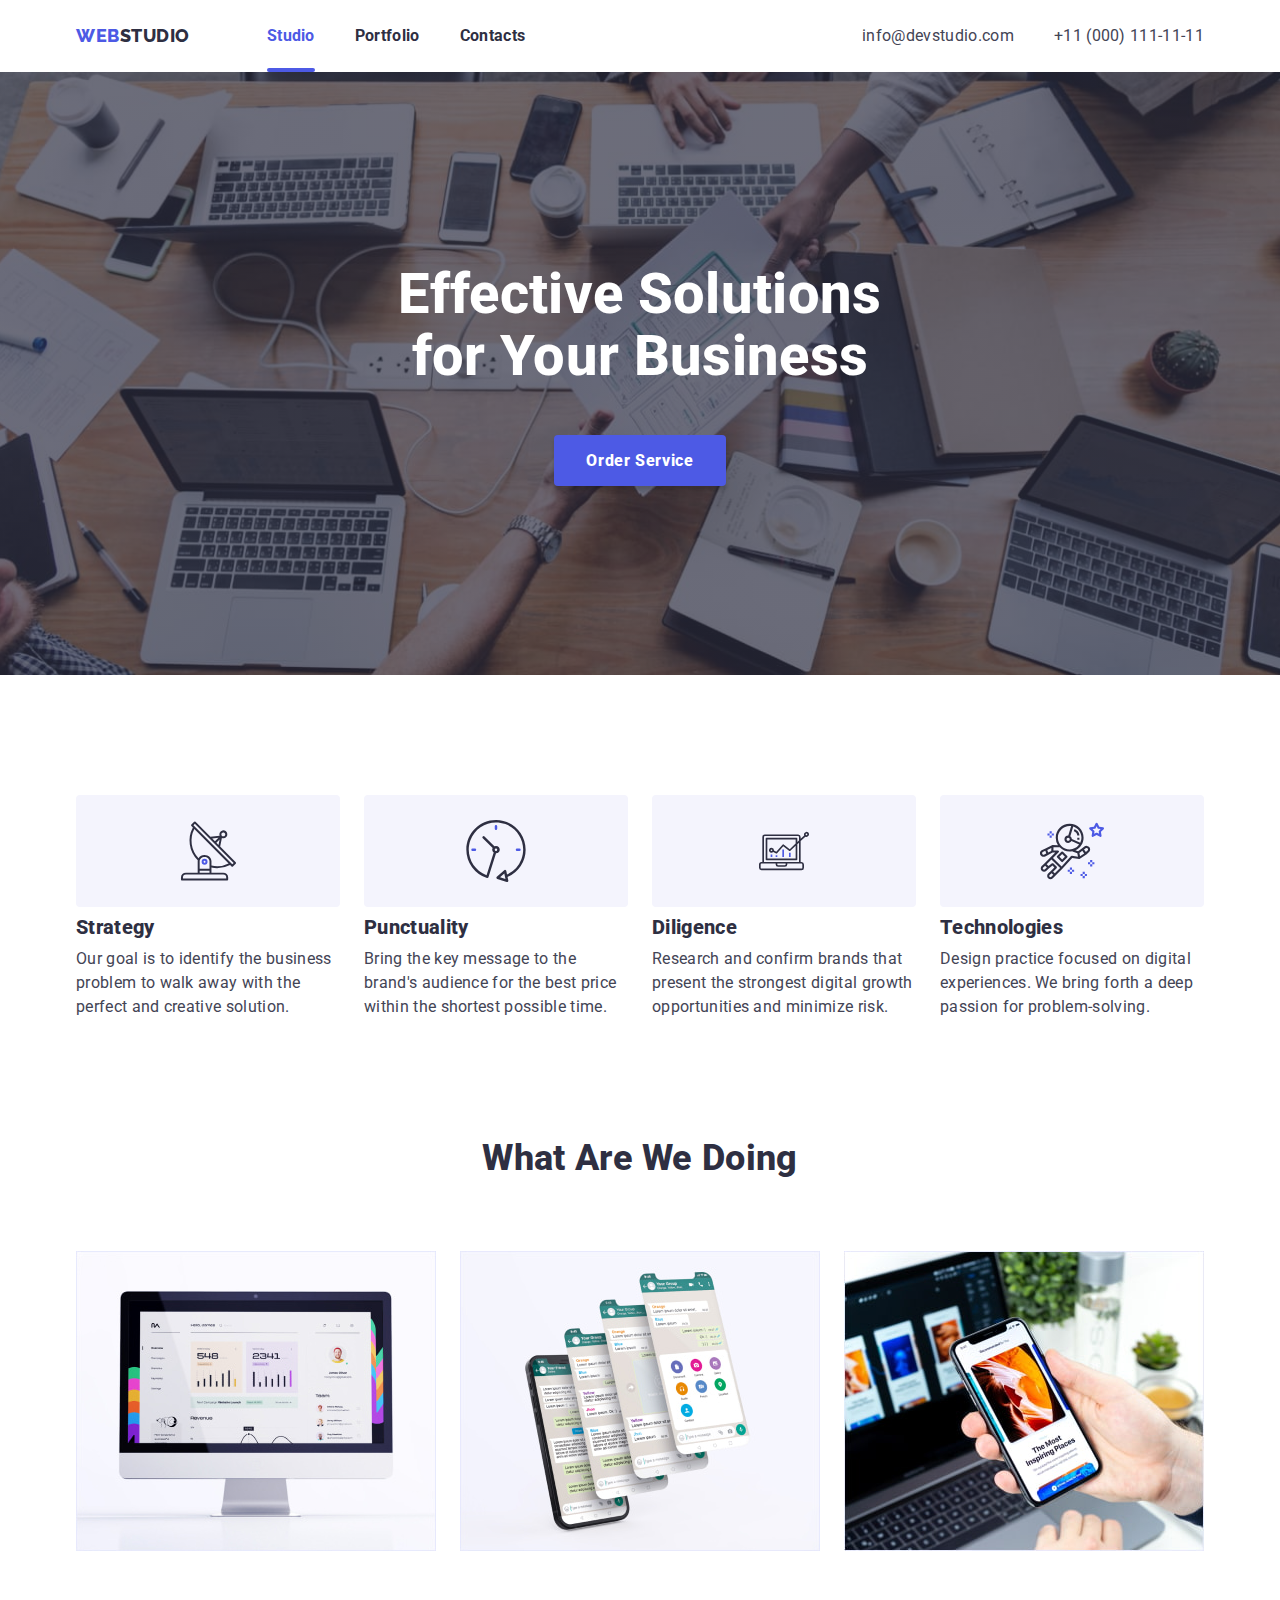
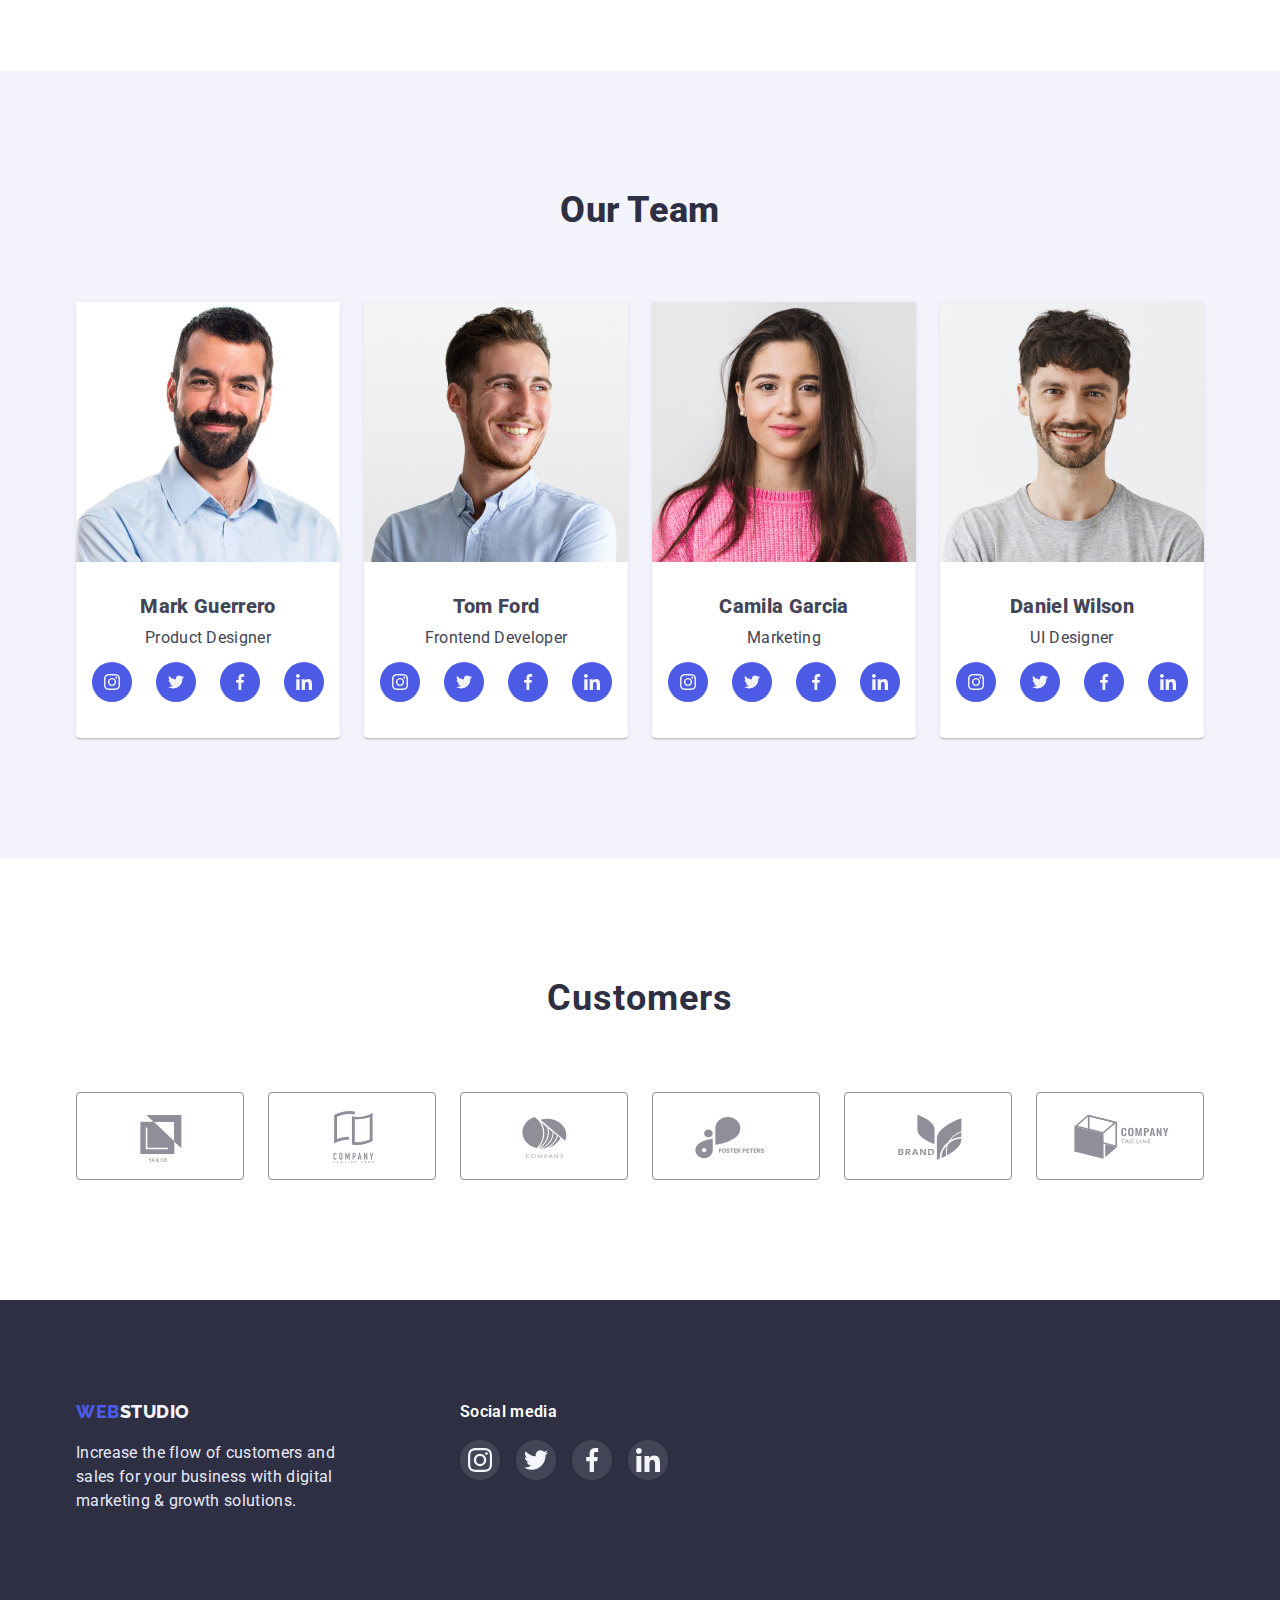
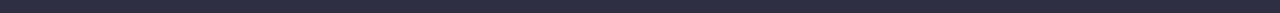
<file: index.html>
<!DOCTYPE html>
<html lang="en">
  <head>
    <meta charset="UTF-8" />
    <meta http-equiv="X-UA-Compatible" content="IE=edge" />
    <meta name="viewport" content="width=device-width, initial-scale=1.0" />
    <title>WebStudio</title>
    <link rel="preconnect" href="https://fonts.googleapis.com">
    <link rel="preconnect" href="https://fonts.gstatic.com" crossorigin>
    <link href="https://fonts.googleapis.com/css2?family=Raleway:wght@700;800&family=Roboto:wght@400;500;700;900&display=swap" rel="stylesheet">
    <link rel="stylesheet" href="https://cdnjs.cloudflare.com/ajax/libs/modern-normalize/1.1.0/modern-normalize.min.css"/>
    <link rel="stylesheet" href="https://cdnjs.cloudflare.com/ajax/libs/modern-normalize/1.1.0/modern-normalize.min.css" integrity="sha512-wpPYUAdjBVSE4KJnH1VR1HeZfpl1ub8YT/NKx4PuQ5NmX2tKuGu6U/JRp5y+Y8XG2tV+wKQpNHVUX03MfMFn9Q==" crossorigin="anonymous" referrerpolicy="no-referrer" />
    <link rel="stylesheet" href="./css/styles.css" />
  </head>
  <body>
    <header class="header">
      <div class="container container-header">
        <a href="./index.html" class="logo-web link">web<span class="logo-studio">studio</span></a>
      <nav>
        <ul class="site-nav list">
          <li class="site-nav-item">
            <a href="./index.html" class="link current-page">Studio</a>
          </li>
          <li class="site-nav-item">
            <a href="./portfolio.html" class="link">Portfolio</a>
          </li>
          <li class="site-nav-item">
            <a href="" class="link">Contacts</a>
          </li>
        </ul>
      </nav>
      <ul class="site-address list">
        <li  class="site-adress-item">
          <a href="mailto:info@devstudio.com" class="link">info@devstudio.com</a>
        </li>
        <li class="site-adress-item">
          <a href="tel:+110001111111" class="link">+11 (000) 111-11-11</a>
        </li>
      </ul>
      </div>
    </header>
    <main>
      <!-- ---------------------------------------------HERO-------------------------------------------------- -->
      <section class="hero">
        <div class="container hero-container">
            <h1 class="hero-title">Effective Solutions for Your Business</h1>
            <button data-modal-open type="button" class="hero-button">Order Service</button>

            <div data-modal class="backdrop is-hidden">
              <div class="modal">
                <button data-modal-close class="modal-cross">
                  <svg class="modal-icon-cross" width="8px" height="8px">
                    <use href="./images/symbol-defs.svg#icon-cross"></use>
                  </svg>
                </button>
              </div>
            </div>
        </div>
        
      </section>
      <!------------------------------------------ QUALITY -------------------------------------->
      <section class="section quality">
        <div class="container container-quality">
          <h2 class="quality-title hidden">our qualities</h2>
        <ul class="quality-list list">
            <li class="quality-item">
              <div class="container-quality-item">
                <div class="quality-icon">
                  <svg class="quality-svg" width="59px" height="64px">
                    <use href="./images/symbol-defs.svg#icon-strategy"></use>
                  </svg>
                </div>
                <h3 class="quality-name">Strategy</h3>
                <p class="quality-description">
                Our goal is to identify the business problem to walk away with the perfect and
                creative solution.
              </p>
              </div>
            </li>

            <li class="quality-item">
              <div class="container-quality-item">
                <div class="quality-icon">
                  <svg class="quality-svg" width="62px" height="64px">
                    <use href="./images/symbol-defs.svg#icon-punctuality" ></use>
                  </svg>
                </div>
                <h3 class="quality-name">Punctuality</h3>
                <p class="quality-description">
                Bring the key message to the brand's audience for the best price within the shortest
                possible time.
                </p>
              </div>

            </li>
            <li class="quality-item">
              <div class="container-quality-item">
                <div class="quality-icon">
                  <svg class="quality-svg" width="64px" height="50px">
                    <use href="./images/symbol-defs.svg#icon-diligence" ></use>
                  </svg>
                </div>
                <h3 class="quality-name">Diligence</h3>
              <p class="quality-description">
                Research and confirm brands that present the strongest digital growth opportunities
                and minimize risk.
              </p>
              </div>
            </li>
            <li class="quality-item">
              <div class="container-quality-item">
                <div class="quality-icon">
                  <svg class="quality-svg" width="64px" height="64px">
                    <use href="./images/symbol-defs.svg#icon-technologies"></use>
                  </svg>
                </div>
                <h3 class="quality-name">Technologies</h3>
              <p class="quality-description">
                Design practice focused on digital experiences. We bring forth a deep passion for
                problem-solving.
              </p>
              </div>
            </li>
        </ul>
        </div>
      </section>
      <!-- -----------------------------------------------------SERVICE ---------------------------------------->
      <section class="section service">
        <div class="container container-service">
          <h2 class="service-title">What are we doing</h2>
        <ul class="container-service-list list">
            <li class="service-item">
              <img src="./images/rectangle-1.jpg" alt="computer" width="360" height="300" />
            </li>
            <li class="service-item">
              <img src="./images/rectangle-2.jpg" alt="phone screens" width="360" height="300" />
            </li>
            <li class="service-item">
              <img src="./images/rectangle-3.jpg" alt="phone and computer" width="360" height="300" />
            </li>
        </ul>
        </div>
      </section>
      <!-- ---------------------------------------------------TEAM--------------------------------------------- -->
      <section class="section team">
        <div class="container container-team">
          <h2 class="team-title">Our Team</h2>
        <ul class="container-team-list list">
            <li class="team-item">
              <img src="./images/photo1.jpg" alt="Mark Guerrero" width="264" height="260" />
              <div class="container-team-item">
                <h3 class="team-name">Mark Guerrero</h3>
              <p class="team-job">Product Designer</p>

                <ul class="list-social-media list">
                  <li class="item-social-media">
                    <a href="" class="link-social-media">
                      <svg class="icon-social-media" width="16px" height="16px">
                        <use href="./images/symbol-defs.svg#icon-instagram"></use>
                      </svg>
                    </a>
                  </li>
                  <li class="item-social-media">
                    <a href="" class="link-social-media">
                      <svg class="icon-social-media" width="16px" height="16px">
                        <use href="./images/symbol-defs.svg#icon-twitter"></use>
                      </svg>
                    </a>
                  </li>
                  <li class="item-social-media">
                    <a href="" class="link-social-media">
                      <svg class="icon-social-media" width="16px" height="16px">
                        <use href="./images/symbol-defs.svg#icon-facebook"></use>
                      </svg>
                    </a>
                  </li>
                  <li class="item-social-media">
                    <a href="" class="link-social-media">
                      <svg class="icon-social-media" width="16px" height="16px">
                        <use href="./images/symbol-defs.svg#icon-linkedin"></use>
                      </svg>
                    </a>
                  </li>
                </ul>
              </div>

            </li>
            <li class="team-item">
              <img src="./images/photo2.jpg" alt="Tom Ford" width="264" height="260" />
              <div class="container-team-item">
                <h3 class="team-name">Tom Ford</h3>
              <p class="team-job">Frontend Developer</p>
                <ul class="list-social-media list">
                  <li class="item-social-media">
                    <a href="" class="link-social-media">
                      <svg class="icon-social-media" width="16px" height="16px">
                        <use href="./images/symbol-defs.svg#icon-instagram"></use>
                      </svg>
                    </a>
                  </li>
                  <li class="item-social-media">
                    <a href="" class="link-social-media">
                      <svg class="icon-social-media" width="16px" height="16px">
                        <use href="./images/symbol-defs.svg#icon-twitter"></use>
                      </svg>
                    </a>
                  </li>
                  <li class="item-social-media">
                    <a href="" class="link-social-media">
                      <svg class="icon-social-media" width="16px" height="16px">
                        <use href="./images/symbol-defs.svg#icon-facebook"></use>
                      </svg>
                    </a>
                  </li>
                  <li class="item-social-media">
                    <a href="" class="link-social-media">
                      <svg class="icon-social-media" width="16px" height="16px">
                        <use href="./images/symbol-defs.svg#icon-linkedin"></use>
                      </svg>
                    </a>
                  </li>
                </ul>
              </div>
              
            </li>
            <li class="team-item">
              <img src="./images/photo3.jpg" alt="Camila Garcia" width="264" height="260" />
              <div class="container-team-item">
                <h3 class="team-name">Camila Garcia</h3>
              <p class="team-job">Marketing</p>
                <ul class="list-social-media list">
                  <li class="item-social-media">
                    <a href="" class="link-social-media">
                      <svg class="icon-social-media" width="16px" height="16px">
                        <use href="./images/symbol-defs.svg#icon-instagram"></use>
                      </svg>
                    </a>
                  </li>
                  <li class="item-social-media">
                    <a href="" class="link-social-media">
                      <svg class="icon-social-media" width="16px" height="16px">
                        <use href="./images/symbol-defs.svg#icon-twitter"></use>
                      </svg>
                    </a>
                  </li>
                  <li class="item-social-media">
                    <a href="" class="link-social-media">
                      <svg class="icon-social-media" width="16px" height="16px">
                        <use href="./images/symbol-defs.svg#icon-facebook"></use>
                      </svg>
                    </a>
                  </li>
                  <li class="item-social-media">
                    <a href="" class="link-social-media">
                      <svg class="icon-social-media" width="16px" height="16px">
                        <use href="./images/symbol-defs.svg#icon-linkedin"></use>
                      </svg>
                    </a>
                  </li>
                </ul>
              </div>

            <li class="team-item">
              <img src="./images/photo4.jpg" alt="Daniel Wilson" width="264" height="260" />
              <div class="container-team-item">
                <h3 class="team-name">Daniel Wilson</h3>
              <p class="team-job">UI Designer</p>
                <ul class="list-social-media list">
                  <li class="item-social-media">
                    <a href="" class="link-social-media">
                      <svg class="icon-social-media" width="16px" height="16px">
                        <use href="./images/symbol-defs.svg#icon-instagram"></use>
                      </svg>
                    </a>
                  </li>
                  <li class="item-social-media">
                    <a href="" class="link-social-media">
                      <svg class="icon-social-media" width="16px" height="16px">
                        <use href="./images/symbol-defs.svg#icon-twitter"></use>
                      </svg>
                    </a>
                  </li>
                  <li class="item-social-media">
                    <a href="" class="link-social-media">
                      <svg class="icon-social-media" width="16px" height="16px">
                        <use href="./images/symbol-defs.svg#icon-facebook"></use>
                      </svg>
                    </a>
                  </li>
                  <li class="item-social-media">
                    <a href="" class="link-social-media">
                      <svg class="icon-social-media" width="16px" height="16px">
                        <use href="./images/symbol-defs.svg#icon-linkedin"></use>
                      </svg>
                    </a>
                  </li>
                </ul>
              </div>
            </li>
        </ul>
        </div>
      </section>
      <section class="section customers">
        <div class="container container-customers">
          <h2 class="title-customers">Customers</h2>
          <ul class="customers-list list">
            <li class="customers-item">
                <a href="" class="customers-link link">
                  <svg width="104px" height="56px" class="icon-customers
                  ">
                    <use href="./images/symbol-defs.svg#icon-company-first"></use>
                  </svg>
                </a>
            </li>
            <li class="customers-item">
                <a href="" class="customers-link link">
                  <svg width="104px" height="56px" class="icon-customers
                  ">
                    <use href="./images/symbol-defs.svg#icon-company-second"></use>
                  </svg>
                </a>
            </li>
            <li class="customers-item">
                <a href="" class="customers-link link">
                  <svg width="104px" height="56px" class="icon-customers
                  ">
                    <use href="./images/symbol-defs.svg#icon-company-third"></use>
                  </svg>
                </a>
            </li>
            <li class="customers-item">
                <a href="" class="customers-link link">
                  <svg width="104px" height="56px" class="icon-customers
                  ">
                    <use href="./images/symbol-defs.svg#icon-company-fourth"></use>
                  </svg>
                </a>
            </li>
            <li class="customers-item">
                <a href="" class="customers-link link">
                  <svg width="104px" height="56px" class="icon-customers
                  ">
                    <use href="./images/symbol-defs.svg#icon-company-sixth"></use>
                  </svg>
                </a>
            </li>
            <li class="customers-item">
                <a href="" class="customers-link link">
                  <svg width="104px" height="56px" class="icon-customers
                  ">
                    <use href="./images/symbol-defs.svg#icon-company-seventh"></use>
                  </svg>
                </a>
            </li>
          </ul>
        </div>
      </section>
    </main>
    <footer class="footer">
      <div class="container container-footer">
        <div class="footer-promotion">
          <a href="./index.html" class="logo-web link">web<span class="studio-white">studio</span></a>
          <p class="footer-text">
          Increase the flow of customers and sales for your business with digital marketing & growth
          solutions.
          </p>
        </div>

      <div class="footer-social-media">
        <p class="footer-title-link">Social media</p>
        <ul class="list-social-media list">
          <li>
            <a href="" class="link-social-media">
              <svg width="24px" height="24px" class="icon-social-media">
                <use href="./images/symbol-defs.svg#icon-instagram"></use>
              </svg>
            </a>
          </li>
          <li>
            <a href="" class="link-social-media">
              <svg width="24px" height="24px" class="icon-social-media">
                <use href="./images/symbol-defs.svg#icon-twitter"></use>
              </svg>
            </a>
          </li>
          <li>
            <a href="" class="link-social-media">
              <svg width="24px" height="24px" class="icon-social-media">
                <use href="./images/symbol-defs.svg#icon-facebook"></use>
              </svg>
            </a>
          </li>
          <li>
            <a href="" class="link-social-media">
              <svg width="24px" height="24px" class="icon-social-media">
                <use href="./images/symbol-defs.svg#icon-linkedin"></use>
              </svg>
            </a>
          </li>
        </ul>
      </div>
      </div>
    </footer>
    <script src="./js/modal.js"></script>
  </body>
</html>
</file>
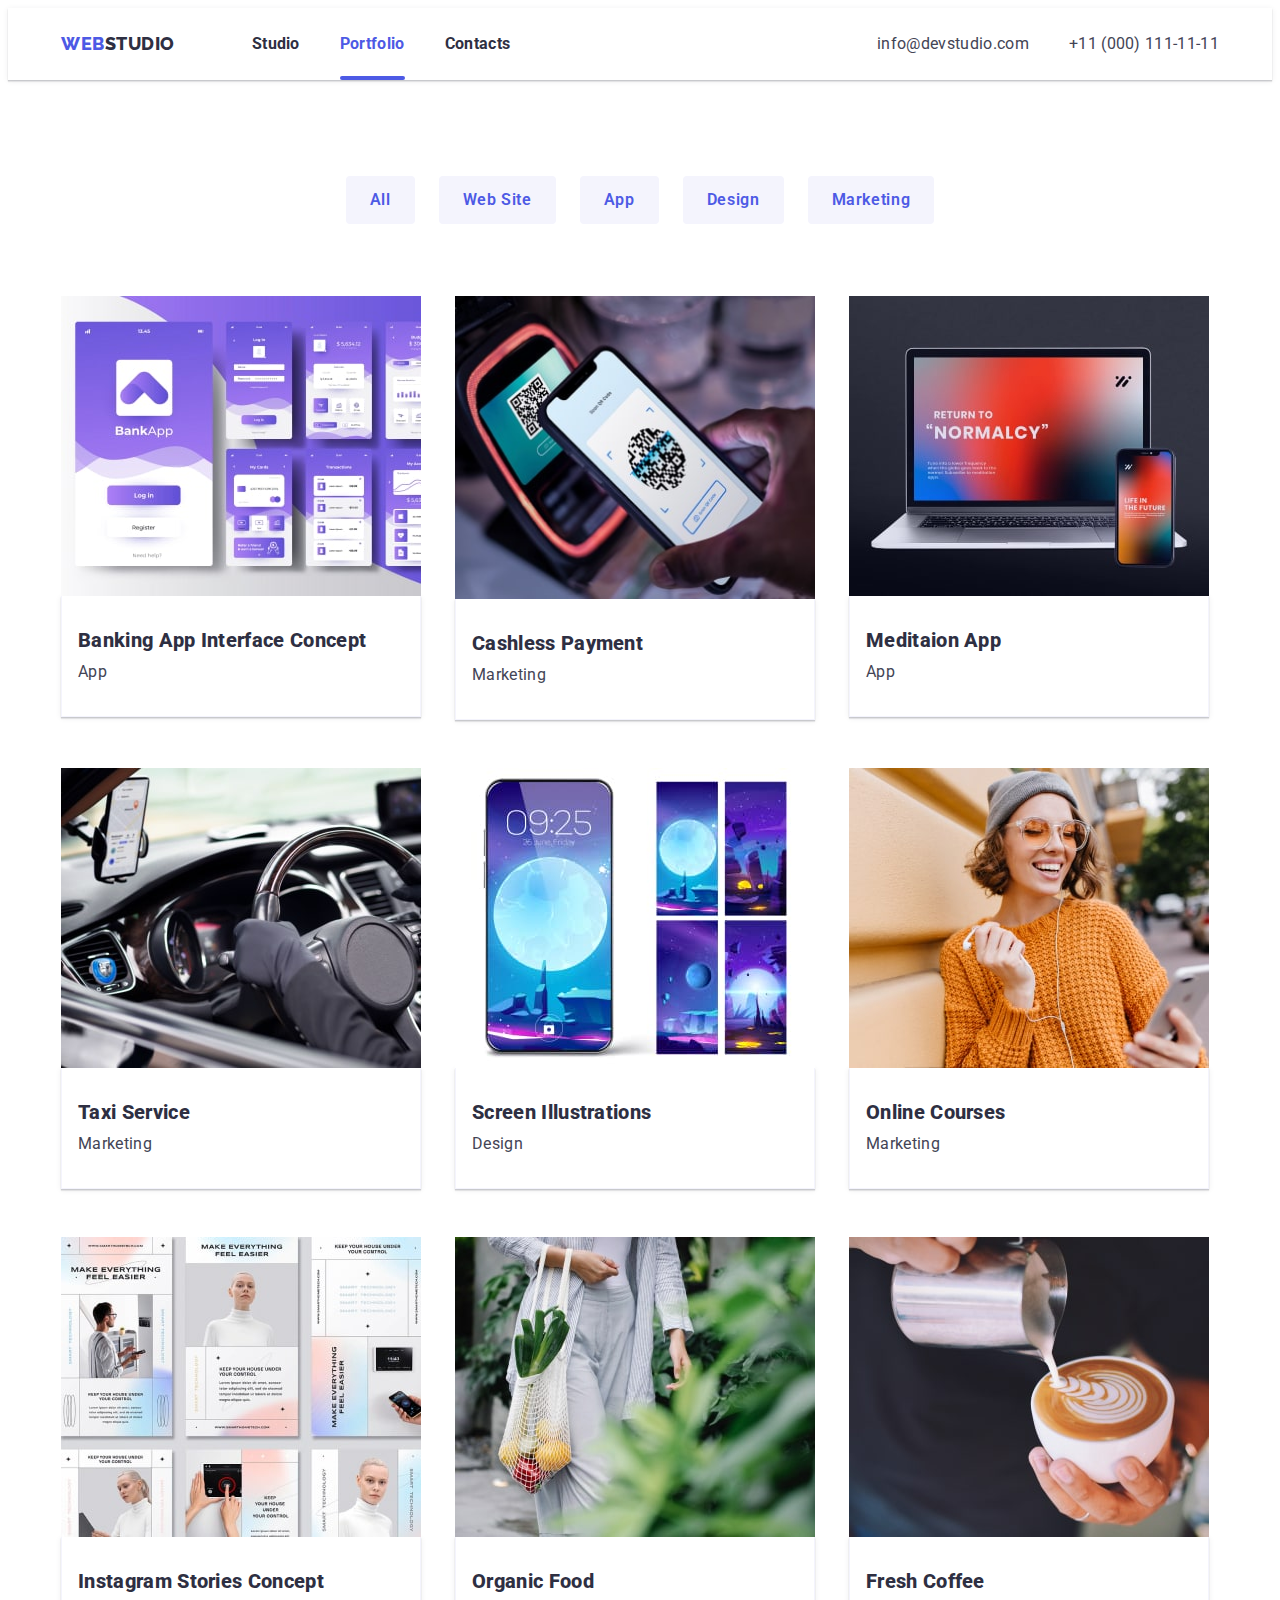
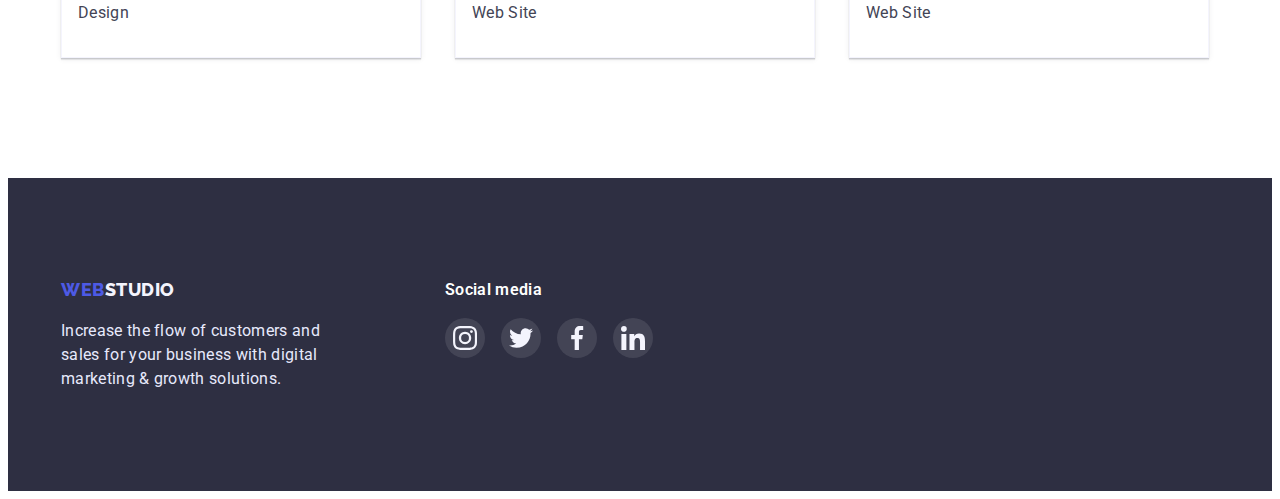
<file: portfolio.html>
<!DOCTYPE html>
<html lang="en">
  <head>
    <meta charset="UTF-8" />
    <meta http-equiv="X-UA-Compatible" content="IE=edge" />
    <meta name="viewport" content="width=device-width, initial-scale=1.0" />
    <title>WebStudio</title>
    <link rel="preconnect" href="https://fonts.googleapis.com" />
    <link rel="preconnect" href="https://fonts.gstatic.com" crossorigin />
    <link
      href="https://fonts.googleapis.com/css2?family=Raleway:wght@700;800&family=Roboto:wght@400;500;700;900&display=swap"
      rel="stylesheet"
    />
    <link rel="stylesheet" href="https://cdnjs.cloudflare.com/ajax/libs/modern-normalize/1.1.0/modern-normalize.min.css" integrity="sha512-wpPYUAdjBVSE4KJnH1VR1HeZfpl1ub8YT/NKx4PuQ5NmX2tKuGu6U/JRp5y+Y8XG2tV+wKQpNHVUX03MfMFn9Q==" crossorigin="anonymous" referrerpolicy="no-referrer" />
    <link rel="stylesheet" href="./css/styles.css" />
  </head>
  <body>
    <header class="header">
      <div class="container container-header">
        <a href="./index.html" class="logo-web link">web<span class="logo-studio">studio</span></a>
      <nav>
        <ul class="site-nav list">
          <li class="site-nav-item">
            <a href="./index.html" class="link">Studio</a>
          </li>
          <li class="site-nav-item">
            <a href="./portfolio.html" class="link current-page">Portfolio</a>
          </li>
          <li class="site-nav-item">
            <a href="" class="link">Contacts</a>
          </li>
        </ul>
      </nav>
      <ul class="site-address list">
        <li  class="site-adress-item">
          <a href="mailto:info@devstudio.com" class="link">info@devstudio.com</a>
        </li>
        <li class="site-adress-item">
          <a href="tel:+110001111111" class="link">+11 (000) 111-11-11</a>
        </li>
      </ul>
      </div>
    </header>
    <main>
      <section class="section portfolio">
        <div class="container container-portfolio">
          <!-- -------------------------FILTER"S BUTTONS------------------------------- -->
        <h1 class="hidden">Portfolio-filter</h1>
        <ul class="filter-list list">
          <li><button type="button" class="button filter-button">All</button></li>
          <li><button type="button" class="button filter-button">Web Site</button></li>
          <li><button type="button" class="button filter-button">App</button></li>
          <li><button type="button" class="button filter-button">Design</button></li>
          <li><button type="button" class="button filter-button">Marketing</button></li>
        </ul>
        <!-- ---------------------------------PORTFOLIO LIST-------------------------------- -->
        <ul class="portfolio-list list">
          <li class="portfolio-item">
            <a href="" class="portfolio-link link">
              <div class="portfolio-img-container">
                <img src="./images/banking-app.jpg" alt="Screenshots" width="360" class="portfolio-item-img"/>
                <div class="portfolio-overlay">
                  <p>4 Stylish and User-Friendly App Design Concepts · Task Manager App · Calorie Tracker App · Exotic Fruit Ecommerce App · Cloud Storage App</p>
                </div>
              </div>
              <div class="portfolio-item-text">
                <h2 class="portfolio-name">Banking App Interface Concept</h2>
              <p class="portfolio-catogory">App</p>
            </div>
            </a>
          </li>
          <li class="portfolio-item">
            <a href="" class="portfolio-link link">
              <div class="portfolio-img-container">
              <img src="./images/cashless-payment.jpg" alt="QR code on the screen" width="360" class="portfolio-item-img"/>
              <div class="portfolio-overlay">
                  <p>4 Stylish and User-Friendly App Design Concepts · Task Manager App · Calorie Tracker App · Exotic Fruit Ecommerce App · Cloud Storage App</p>
                </div>
              </div>
              <div class="portfolio-item-text">
                <h2 class="portfolio-name">Cashless Payment</h2>
              <p class="portfolio-catogory">Marketing</p>
            </div>
            </a>
          </li>
          <li class="portfolio-item">
            <a href="" class="portfolio-link link">
              <div class="portfolio-img-container">
              <img src="./images/meditation-app.jpg" alt="Phone and laptope" width="360" class="portfolio-item-img"/>
              <div class="portfolio-overlay">
                  <p>4 Stylish and User-Friendly App Design Concepts · Task Manager App · Calorie Tracker App · Exotic Fruit Ecommerce App · Cloud Storage App</p>
                </div>
              </div>
              <div class="portfolio-item-text">
                <h2 class="portfolio-name">Meditaion App</h2>
              <p class="portfolio-catogory">App</p>
            </div>
            </a>
          </li>
          <li class="portfolio-item">
            <a href="" class="portfolio-link link">
              <div class="portfolio-img-container">
              <img src="./images/taxi-service.jpg" alt="Car" width="360" class="portfolio-item-img"/>
              <div class="portfolio-overlay">
                  <p>4 Stylish and User-Friendly App Design Concepts · Task Manager App · Calorie Tracker App · Exotic Fruit Ecommerce App · Cloud Storage App</p>
                </div>
              </div>
              <div class="portfolio-item-text">
                <h2 class="portfolio-name">Taxi Service</h2>
              <p class="portfolio-catogory">Marketing</p>
            </div>
            </a>
          </li>
          <li class="portfolio-item">
            <a href="" class="portfolio-link link">
              <div class="portfolio-img-container">
              <img src="./images/screen-illustration.jpg" alt="phone screens" width="360" class="portfolio-item-img"/>
              <div class="portfolio-overlay">
                  <p>4 Stylish and User-Friendly App Design Concepts · Task Manager App · Calorie Tracker App · Exotic Fruit Ecommerce App · Cloud Storage App</p>
                </div>
              </div>
              <div class="portfolio-item-text">
                <h2 class="portfolio-name">Screen Illustrations</h2>
              <p class="portfolio-catogory">Design</p>
            </div>
            </a>
          </li>
          <li class="portfolio-item">
            <a href="" class="portfolio-link link">
              <div class="portfolio-img-container">
              <img src="./images/online-courses.jpg" alt="A girl in orange clothes" width="360" class="portfolio-item-img"/>
              <div class="portfolio-overlay">
                  <p>4 Stylish and User-Friendly App Design Concepts · Task Manager App · Calorie Tracker App · Exotic Fruit Ecommerce App · Cloud Storage App</p>
                </div>
              </div>
              <div class="portfolio-item-text">
                <h2 class="portfolio-name">Online Courses</h2>
              <p class="portfolio-catogory">Marketing</p>
            </div>
            </a>
          </li>
          <li class="portfolio-item">
            <a href="" class="portfolio-link link">
              <div class="portfolio-img-container">
              <img
              src="./images/instagram-stories.jpg"
              alt="Three women and one man on the
            screens"
              width="360" class="portfolio-item-img"
            />
            <div class="portfolio-overlay">
                  <p>4 Stylish and User-Friendly App Design Concepts · Task Manager App · Calorie Tracker App · Exotic Fruit Ecommerce App · Cloud Storage App</p>
                </div>
              </div>  
            <div class="portfolio-item-text">
                <h2 class="portfolio-name">Instagram Stories Concept</h2>
              <p class="portfolio-catogory">Design</p>
            </div>
            </a>
          </li>
          <li class="portfolio-item">
            <a href="" class="portfolio-link link">
              <div class="portfolio-img-container">
              <img src="./images/organic-food.jpg" alt="A girl with bag of food" width="360" class="portfolio-item-img"/>
              <div class="portfolio-overlay">
                  <p>4 Stylish and User-Friendly App Design Concepts · Task Manager App · Calorie Tracker App · Exotic Fruit Ecommerce App · Cloud Storage App</p>
                </div>
              </div>
              <div class="portfolio-item-text">
                <h2 class="portfolio-name">Organic Food</h2>
              <p class="portfolio-catogory">Web Site</p>
            </div>
            </a>
          </li>
          <li class="portfolio-item">
            <a href="" class="portfolio-link link">
              <div class="portfolio-img-container">
              <img src="./images/fresh-coffee.jpg" alt="A cup of coffee" width="360" class="portfolio-item-img" />
              <div class="portfolio-overlay">
                  <p>4 Stylish and User-Friendly App Design Concepts · Task Manager App · Calorie Tracker App · Exotic Fruit Ecommerce App · Cloud Storage App</p>
                </div>
              </div>
              <div class="portfolio-item-text">
                <h2 class="portfolio-name">Fresh Coffee</h2>
              <p class="portfolio-catogory">Web Site</p>
            </div>
            </a>
          </li>
        </ul>
        </div>
      </section>
    </main>
            <footer class="footer">
      <div class="container container-footer">
        <div class="footer-promotion">
          <a href="./index.html" class="logo-web link">web<span class="studio-white">studio</span></a>
          <p class="footer-text">
          Increase the flow of customers and sales for your business with digital marketing & growth
          solutions.
          </p>
        </div>

      <div class="footer-social-media">
        <p class="footer-title-link">Social media</p>
        <ul class="list-social-media list">
          <li>
            <a href="" class="link-social-media">
              <svg width="24px" height="24px" class="icon-social-media">
                <use href="./images/symbol-defs.svg#icon-instagram"></use>
              </svg>
            </a>
          </li>
          <li>
            <a href="" class="link-social-media">
              <svg width="24px" height="24px" class="icon-social-media">
                <use href="./images/symbol-defs.svg#icon-twitter"></use>
              </svg>
            </a>
          </li>
          <li>
            <a href="" class="link-social-media">
              <svg width="24px" height="24px" class="icon-social-media">
                <use href="./images/symbol-defs.svg#icon-facebook"></use>
              </svg>
            </a>
          </li>
          <li>
            <a href="" class="link-social-media">
              <svg width="24px" height="24px" class="icon-social-media">
                <use href="./images/symbol-defs.svg#icon-linkedin"></use>
              </svg>
            </a>
          </li>
        </ul>
      </div>
      </div>
    </footer>
  </body>
</html>
</file>
<file: css/styles.css>
:root {
--main-transition: 250ms cubic-bezier(0.4, 0, 0.2, 1);

  --primary-text-color: #434455;
  --title-text-color: #2e2f42;
  --accent: #4d5ae5;
  --footer-text-color: #e7e9fc;
  --button-filter-color: #e7e9fc;
  --primary-background-color: #ffffff;
  --team-background-color: #f4f4fd;
  --text-color-img-portfolio: #f4f4fd;

  --primary-font: 'Roboto', sans-serif;
  --primary-font-size: 16px;
  --secondary-font-size: 20px;
  --primary-line-height: 1.5;
  --secondary-line-height: 1.2;
  --primary-letter-spacing: 0.02em;
  --secondary-font-weight: 800;
}

body {
  font-family: var(--primary-font);
  font-size: var(--primary-font-size);
  line-height: var(--primary-line-height);
  letter-spacing: var(--primary-letter-spacing);

  background-color: var(--primary-background-color);
  color: var(--primary-text-color);
}
/* ============================================GENERAL================================================ */
.list {
  list-style: none;
}

.link {
  text-decoration: none;
}

.hidden {
  position: absolute;
  white-space: nowrap;
  clip-path: inset(100%);
  clip: rect(0 0 0 0);
  overflow: hidden;

  width: 1px;
  height: 1px;
  margin: -1px;
  border: 0;
  padding: 0;
}

h1,
h2,
h3,
h4,
h5,
h6,
p{
  margin-top: 0;
  margin-bottom: 0;
}

ol,
ul{
  margin-top: 0;
  margin-bottom: 0;
  padding-left: 0;
}

img{
  display: block;
}

header .link.current-page{
  position:relative;
  display: inline-block;
  
  color: var(--accent);
}

.current-page::after{
  content:" ";
 position: absolute;

width: 100%;
height: 4px;
display: block;
top: calc(24px + 24px - 4px);

background-color: var(--accent);
border-radius: 2px;
}
/* ==================================================/GENERAL======================================== */

/* вторичный цвет фона #F4F4FD */

/* цвет основнорго  текста #2E2F42 */
/* вторичный цвет текста #434455 */
/* акцент  #4D5AE5*/
/* текст белый в футере #E7E9FC */
/* цвет кнопок в фильтре #E7E9FC */
/* цвет текста на страничках в портфолио #F4F4FD */
/* белый #FFFFFF */

/* =================================================CONTAINER=============================================*/
.container{
width: 1158px;
margin: 0 auto;
padding: 0 15px;
/* background-color: green; */
}

 /*=================================================/CONTAINER=========================================== */

 /* ================================================SECTION============================================= */
.section{
  padding-top:120px;
  padding-bottom:120px;
}
 /* ================================================/SECTION============================================= */

 /* =================================================HEADER================================================= */
 .header{
  box-shadow: 0px 2px 1px rgba(46, 47, 66, 0.08), 0px 1px 1px rgba(46, 47, 66, 0.16), 0px 1px 6px rgba(46, 47, 66, 0.08);
 }

 .container-header{
  display: flex;
  align-items: center;
  padding-top: 24px;
  padding-bottom: 24px;
 }

/* =================================================/HEADER=============================================== */

/* =================================================HEADER, FOOTER  LOGO============================== */

.logo-web {
  transition: color var(--main-transition);

margin-right:77px;

  color: var(--accent);
  font-family: 'Raleway', sans-serif;
  font-weight: var(--secondary-font-weight);
  font-size: 18px;
  line-height: 1.3;
  letter-spacing: 0.03em;
  text-transform: uppercase;
}

.logo-web:hover,
.logo-web:focus {
  color: var(--accent);
}

.logo-studio {
  transition: color var(--main-transition);

  color: var(--title-text-color);
  font-family: 'Raleway', sans-serif;
}

.logo-studio:hover,
.logo-studio:focus {
  color: var(--title-text-color);
}

.studio-white {
  transition: color var(--main-transition);

  color: var(--text-color-img-portfolio);
  font-family: 'Raleway', sans-serif;
}

.studio-white:hover,
.studio-white:focus {
  color: var(--text-color-img-portfolio);
}
/* =================================================/HEADER, FOOTER  LOGO============================================ */

/*==================================================SITE NAV============================================================ */
.site-nav{
  display: flex;
  align-items: center;
}

.site-nav-item:not(:last-child){
  margin-right: 40px;
}

.site-nav .link {
  transition: color var(--main-transition);

  color: var(--title-text-color);
  font-weight: 700;
  font-size: var(--primary-font-size);
  line-height: var(--primary-line-height);
}

.site-nav .link:hover,
.site-nav .link:focus {
  color: var(--accent);

}

.site-nav .link:active {
  color: var(--accent);
}

.site-address .link {
  transition: color var(--main-transition);

  color: var(--primary-text-color);
  font-size: var(--primary-font-size);
  line-height: var(--primary-line-height);
}

.site-address{
  display: flex;
  align-items: center;
  margin-left: auto;
}

.site-adress-item:not(:last-child){
  margin-right: 40px;
}

.site-address .link:focus,
.site-address .link:hover {
  color: var(--accent);
}
/*===================================================/SITE NAV====================================================== */


/* ==================================================INDEX HERO===================================================== */
.hero {
  background-position: center;
  background-repeat: no-repeat;
  background-size: cover;
  background-image:linear-gradient(
    to right,
    rgba(46, 47, 66, 0.7), 
    rgba(46, 47, 66, 0.7)
  ), url("../images/index-background.jpg");
      
  padding-top: 192px;
  padding-bottom: 192px;
  height: 603px;
  max-width: 1440px;
  margin-left: auto;
  margin-right: auto;
}

.hero-title {
  margin-left:auto;
  margin-right:auto;
  max-width: 492px;
  margin-bottom: 48px;
  
  font-weight: var(--secondary-font-weight);
  font-size: 56px;
  line-height: 1.1;
  text-align: center;
  color: var(--primary-background-color);
}

.hero-button {
  display: flex;
  transition: background-color var(--main-transition), box-shadow var(--main-transition);
  

  align-items: center;
  padding-top: 16px;
  padding-right: 32px;
  padding-bottom: 16px;
  padding-left: 32px;
  margin-left: auto;
  margin-right: auto;
  border-radius: 4px;
  border: none;

  color: var(--primary-background-color);
  background-color: var(--accent);
  box-shadow: 0px 4px 4px rgba(0, 0, 0, 0.15);
  font-family: var(--primary-font);
  font-weight: var(--secondary-font-weight);
  font-size: var(--primary-font-size);
  line-height: var(--secondary-line-height);
  letter-spacing: 0.04em;
  cursor: pointer;
}

.hero-button:hover,
.hero-button:focus {
  background-color: #404bbf;
  box-shadow: 0px 1px 6px rgba(46, 47, 66, 0.08), 0px 1px 1px rgba(46, 47, 66, 0.16), 0px 2px 1px rgba(46, 47, 66, 0.08);
}

.hero-button:active {
  background-color: #404bbf;
}

.backdrop {
  position: fixed;
  visibility: visible;
  opacity: 1;
  transition: opacity var(--main-transition), visibility var(--main-transition);

  top:0;
  left:0;
  width:100vw;
  height: 100vh;

  background: rgba(46, 47, 66, 0.4);
}

.backdrop.is-hidden {
  opacity: 0;
  pointer-events: none;
  visibility: hidden;
}

.modal {
  position: absolute;
  transform:  translate(-50%, -50%) scale(1);
  opacity: 1;
  transition: transform var(--main-transition), opacity var(--main-transition);
  
  top: 50%;
  left: 50%;
  width: 408px;
  height: 576px;
  border-radius: 4px;

  background: #FCFCFC;
box-shadow: 0px 1px 1px rgba(0, 0, 0, 0.14), 0px 1px 3px rgba(0, 0, 0, 0.12), 0px 2px 1px rgba(0, 0, 0, 0.2);
}

.backdrop.is-hidden .modal {
  transform:  translate(-50%, -50%) scale(0.5);
  opacity: 0;
}

.modal-cross {
  position: absolute;
  display: flex;
  align-items: center;
  justify-content: center;
  cursor: pointer;

  width: 24px;
  height: 24px;
  top:24px;
  right: 24px;
  border-radius: 50%;

  color: #000000;
  background-color: var(--button-filter-color);
  border: 1px solid rgba(0, 0, 0, 0.1);
  box-shadow: none;
  transition: box-shadow var(--main-transition);
}

.modal-cross:hover{
  box-shadow: 0px 1px 6px rgba(46, 47, 66, 0.08), 0px 1px 1px rgba(46, 47, 66, 0.16), 0px 2px 1px rgba(46, 47, 66, 0.08);
}

 .modal-icon-cross {
  fill: currentColor;
 }
/* ================================================/INDEX HERO======================================== */

/* ======================================================INDEX QUALITY============================================= */
.quality{
  padding-top: 120px;
  padding-bottom: 120px;
}

.container-quality{
  display: flex;
}

.quality-list{
  display: flex;
}

.quality-item:not(:last-child){
margin-right:24px;
}

.container-quality-item{
  max-width: 264px;
}

.quality-icon{
  display:flex;
  margin-bottom: 8px;
border-radius: 4px;
align-items: center;
justify-content: center;

  width: 100%;
  height: 112px;

  background-color: var(--team-background-color);
}

.quality-name {
margin-bottom: 8px;

  color: var(--title-text-color);
  font-weight: var(--secondary-font-weight);
  font-size: var(--secondary-font-size);
  line-height: var(--secondary-line-height);
}
/* =====================================================/INDEX QUALITY============================================ */

/* ====================================================INDEX SERVICE============================================== */
.service{
  padding-top: 0;
  padding-bottom: 120px;
}

.service-title{
  margin-bottom: 72px;
}

.container-service-list{
  display: flex;
  gap: 24px;
}
/* ==================================================/INDEX SERVICE============================================== */

/* ====================================================INDEX TEAM============================================== */
.team-title{
  margin-bottom: 72px;
}

.container-team-list{
  display: flex;
  gap: 24px;
}

.service-title,
.team-title {
  color: var(--title-text-color);
  font-weight: var(--secondary-font-weight);
  font-size: 36px;
  line-height: 1.1;
  text-align: center;
  text-transform: capitalize;
}

.team {
padding-top: 120px;
padding-bottom: 120px;

  background-color: var(--team-background-color);
}

.team-item {
  background-color: var(--primary-background-color);
  box-shadow: 0px 1px 6px rgba(46, 47, 66, 0.08), 0px 1px 1px rgba(46, 47, 66, 0.16), 0px 2px 1px rgba(46, 47, 66, 0.08);
border-radius: 0px 0px 4px 4px;
}

.container-team-item{
  padding-top: 32px;
  padding-bottom: 36px;
}

.team-name {
  margin-bottom: 8px;

  font-weight: var(--secondary-font-weight);
  font-size: var(--secondary-font-size);
  line-height: var(--secondary-line-height);
  text-align: center;
}

.team-name + .team-job {
  text-align: center;
}

.team-job{
  margin-bottom: 12px;
}

.list-social-media{
  display:flex;
  padding-left: 16px;
  padding-right: 16px;
  gap: 24px;
}

.link-social-media{
  display: inline-flex;
  transition: background-color var(--main-transition);

  justify-content: center;
  align-items: center;
  height: 40px;
  width: 40px;
  padding: 0;
  border: none;
  border-radius: 50%;

  color:var(--team-background-color);
  background-color: var(--accent);
}

.link-social-media:hover,
.link-social-media:focus{
  background-color: #404bbf;
}

.icon-social-media{
fill: currentColor;
}
/* ========================================================/INDEX TEAM====================================== */

/* ======================================================INDEX CUSTOMERS==================================== */
.title-customers{
  margin-bottom: 72px;

  font-family: var(--primary-font);
    font-weight: 700;
    font-size: 36px;
    line-height: 1.16;
    text-align: center;
    letter-spacing: 0.03em;
    color: var(--title-text-color);
}

.customers-list{
  display: flex;
  gap: 24px;
  padding-left: 0;
  padding-right: 0;
  margin-left: auto;
  margin-right: auto;
}

.customers-link{
  display: inline-flex;
  justify-content: center;
  align-items: center;
  transition: color var(--main-transition), border-color var(--main-transition);

  width: 168px;
  height: 88px;

  border: 1px solid #8E8F99;
  border-radius: 4px;
  color:#8E8F99;
}

.customers-link:hover,
 .customers-link:focus{
color: var(--accent);
border-color: var(--accent);
}

.icon-customers{
  fill: currentColor;
}

/* =====================================================/INDEX CUSTOMERS==================================== */

/* ====================================================PORTFOLIO CONTAINER=================================== */
.portfolio{
  padding-top: 96px;
  padding-bottom: 120px;
}

/* ===================================================/PORTFOLIO CONTAINER =================================*/

/* ===============================================PORTFOLIO BUTTON FILTER ============================== */
.button {
  display: flex;
  align-items: center;
  text-align: center;
  transition: background-color var(--main-transition), color var(--main-transition), box-shadow var(--main-transition);

  background-color: var(--team-background-color);
  color: var(--accent);
  border-radius: 4px;
  border: none;
  font-family: var(--primary-font);
  font-style: normal;
  font-weight: 600;
  font-size: var(--primary-font-size);
  line-height: var(--primary-line-height);
  letter-spacing: 0.04em;
  cursor: pointer;
  box-shadow: none;
}

.button:hover,
.button:focus {
  color: var(--primary-background-color);
  background-color: var(--accent);
  box-shadow: 0px 3px 1px rgba(0, 0, 0, 0.1), 0px 2px 1px rgba(0, 0, 0, 0.08), 0px 2px 2px rgba(0, 0, 0, 0.12);
}

.filter-list{
  display: flex;
  gap: 24px;
  justify-content: center;
  margin-bottom: 72px;
}

.filter-button{
  padding: 12px 24px;
}
/* =======================================================/PORTFOLIO BUTTON FILTER================================ */


/* ======================================================PORTFOLIO ITEMS=====================================*/
.portfolio-list{
  display: flex;
  flex-wrap: wrap;
  row-gap: 48px;
  column-gap: 24px;
  padding: 0;
}
.portfolio-item{
  flex-basis: calc((100% - 48px)/3);
}

.portfolio-link{
  display: inline-block;

  box-shadow: none;
  transition: box-shadow var(--main-transition);
}

.portfolio-link:hover, 
.portfolio-link:focus{
  box-shadow: 0px 1px 6px rgba(46, 47, 66, 0.08), 0px 1px 1px rgba(46, 47, 66, 0.16), 0px 2px 1px rgba(46, 47, 66, 0.08);
}

.portfolio-img-container {
position: relative;
overflow: hidden;
}

.portfolio-overlay {
  position: absolute;
  transform: translateY(100%);
  transition: transform var(--main-transition);
  top: 0;
  left: 0;

  padding-top: 40px;
  padding-left: 32px;
  padding-right: 32px;
  width: 100%;
  height: 100%;

font-family: var(--primary-font);
font-size: var(--primary-font-size);
line-height: var(--primary-line-height);
letter-spacing: var(--primary-letter-spacing);
color: var(--text-color-img-portfolio);
background-color: var(--accent);
}

.portfolio-link:hover .portfolio-overlay{
  transform: translateY(0%);
}

.portfolio-item-text{
  padding-top: 32px;
  padding-left: 16px;
  padding-bottom: 32px;

  border: 0.5px solid #F4F4FD;
  border-top: none;
  box-shadow: 0px 1px 6px rgba(46, 47, 66, 0.08), 0px 1px 1px rgba(46, 47, 66, 0.16), 0px 2px 1px rgba(46, 47, 66, 0.08);
}

.portfolio-name {
  margin-bottom: 8px;

  color: var(--title-text-color);
  font-weight: var(--secondary-font-weight);
  font-size: var(--secondary-font-size);
  line-height: var(--secondary-line-height);
}

.portfolio-catogory{
  color:var(--primary-text-color);
}

/* ===============================================================/PORTFOLIO ITEMS=================================== */

/* ============================================================F00TER================================================= */
.footer {
  padding-top: 100px;
  padding-bottom: 100px;

  background-color: var(--title-text-color);
}

.container-footer{
display: flex;
}

.footer-promotion{
margin-right: 120px;
}

.footer-text{
  max-width: 264px;
  margin-top: 16px;
  
  color: var(--footer-text-color);
}


.footer-title-link {
  margin-bottom: 16px;

font-family: var(--primary-font);
  font-weight: 600;
  font-size: var(--primary-font-size);
  line-height: var(--primary-line-height);
  letter-spacing: var(--primary-letter-spacing);
  color: var(--primary-background-color);
}

.footer .list-social-media{
  padding:0;
  gap: 16px;
}

.footer .link-social-media { 
  display: inline-flex;
  justify-content: center;
  align-items: center;

  height: 40px;
  width: 40px;
  border-radius: 50%;

  background-color:rgba(255, 255, 255, 0.1);
  transition: background-color var(--main-transition);
}

.footer .link-social-media:hover, 
.footer .link-social-media:focus{
background-color: #31D0AA;
}

.icon-social-media {
  fill: currentColor;
}
/* =========================================================/FOOTER================================================== */
</file>
